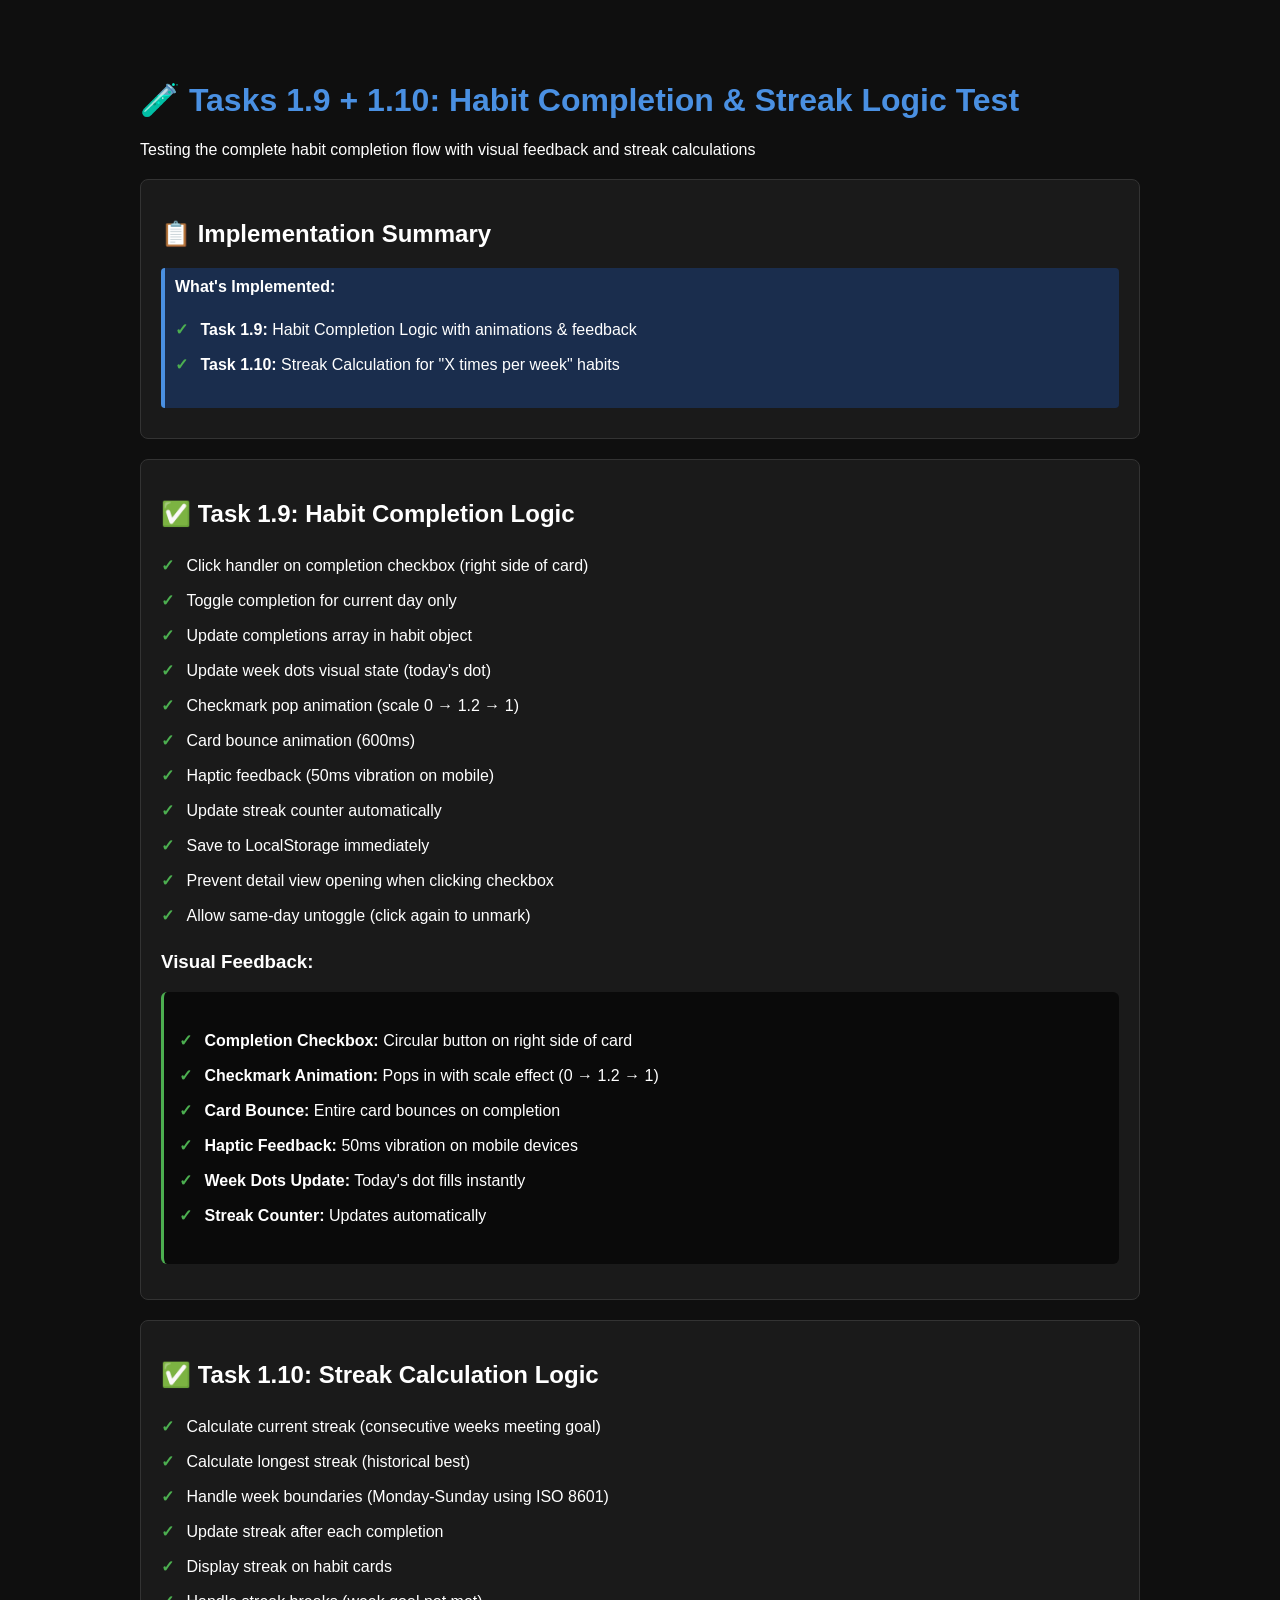
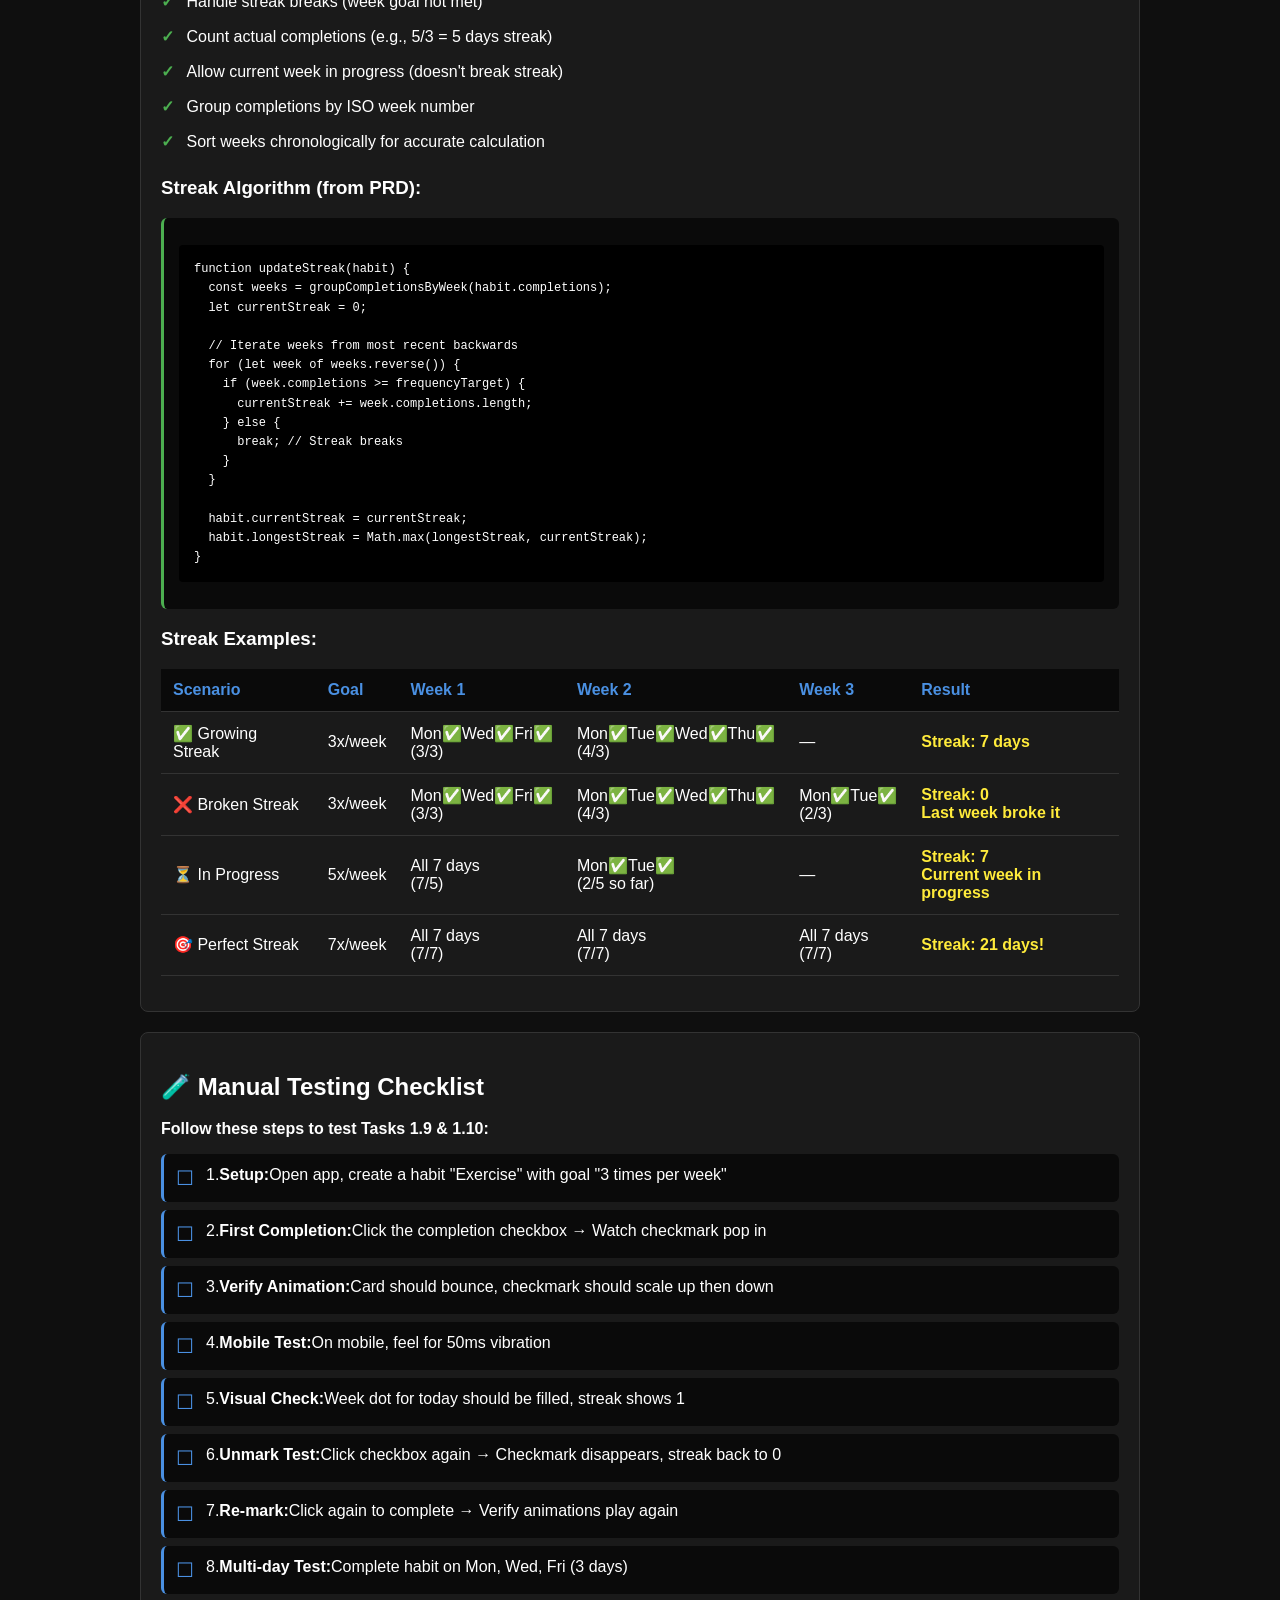
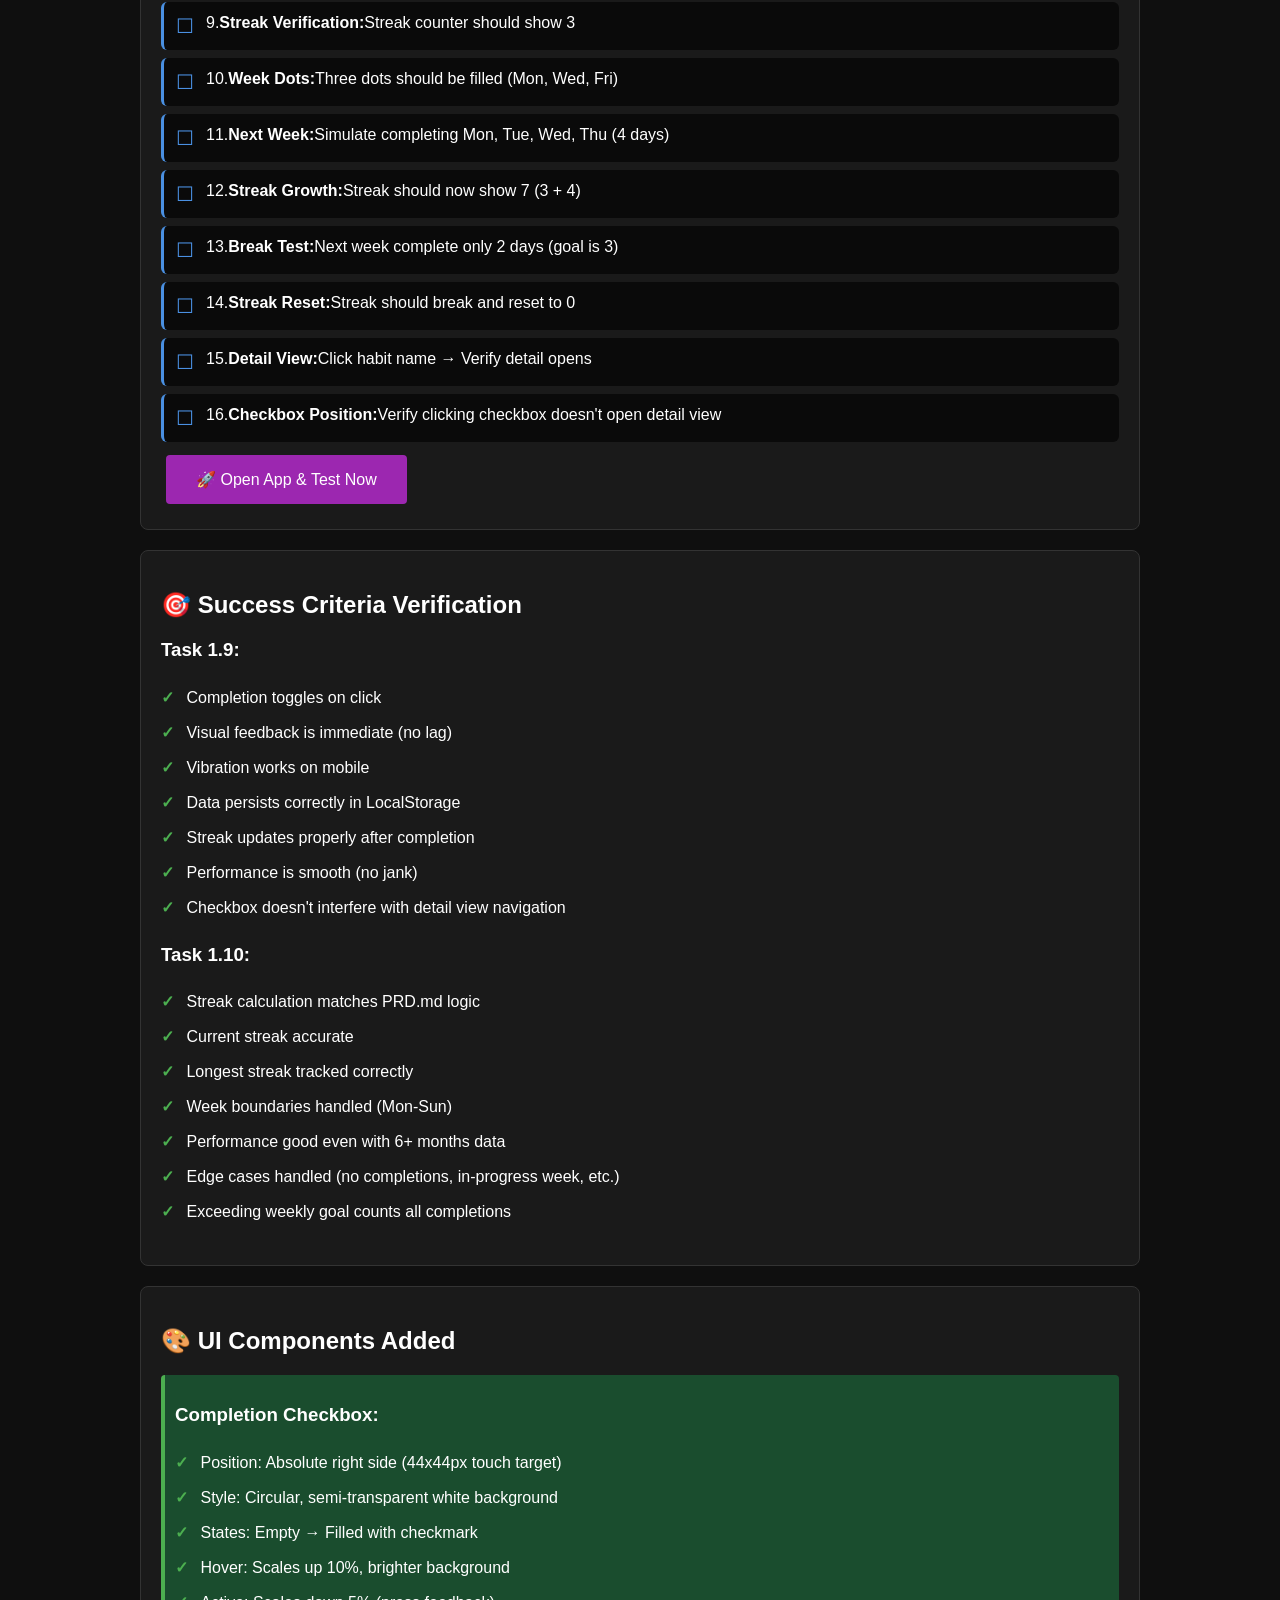
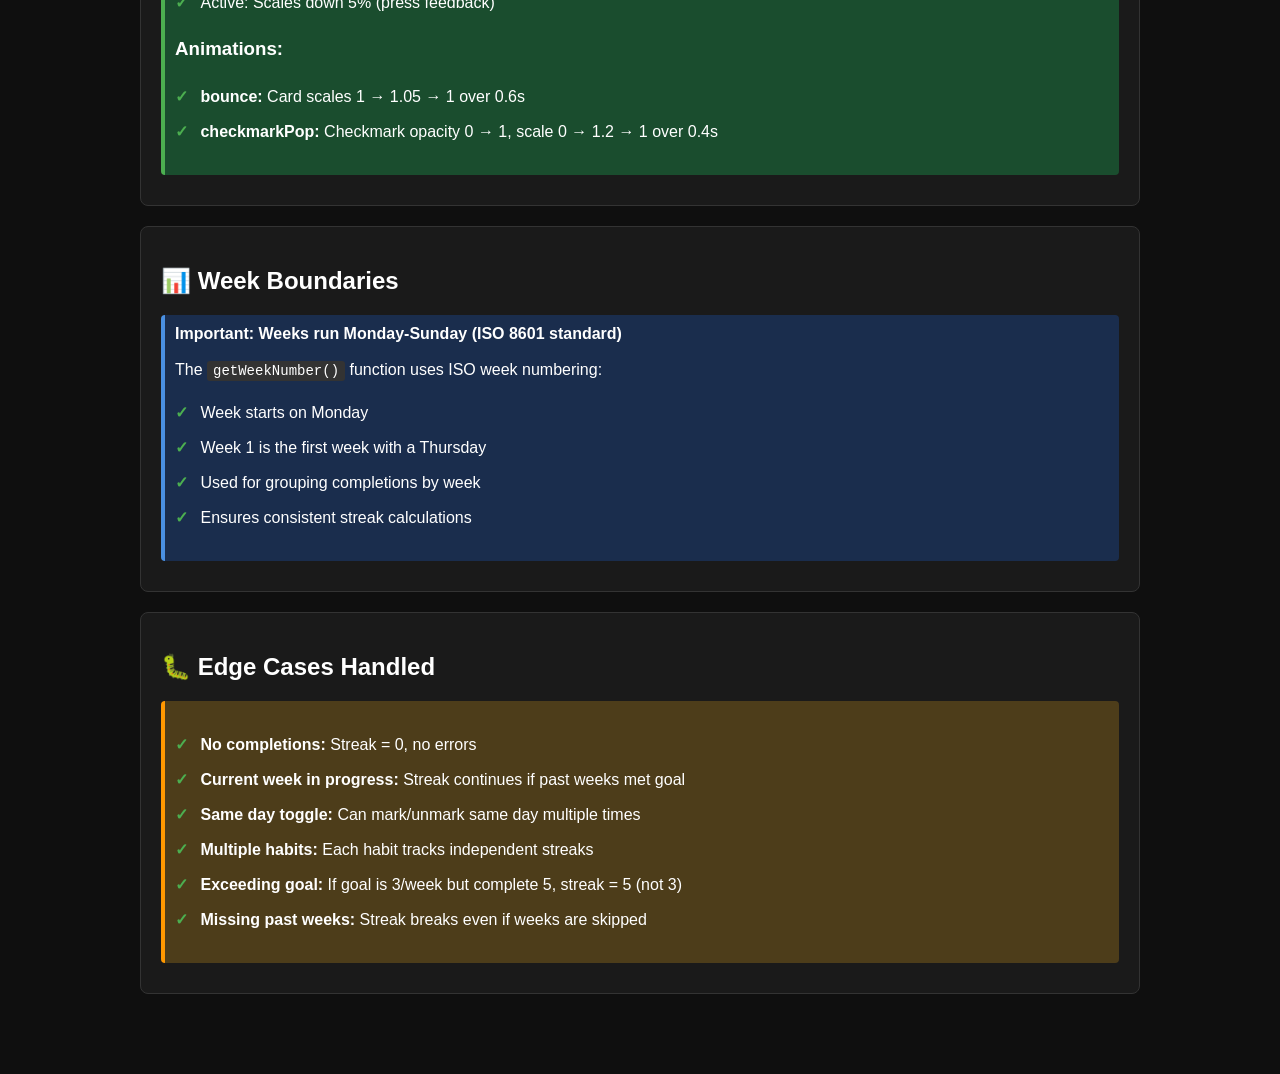
<file: test-completion-streak.html>
<!DOCTYPE html>
<html lang="en">
<head>
  <meta charset="UTF-8">
  <meta name="viewport" content="width=device-width, initial-scale=1.0">
  <title>Tasks 1.9 + 1.10 Test - Completion & Streak Logic</title>
  <style>
    body {
      font-family: -apple-system, BlinkMacSystemFont, 'Segoe UI', sans-serif;
      max-width: 1000px;
      margin: 40px auto;
      padding: 20px;
      background: #0f0f0f;
      color: #ffffff;
    }
    h1 {
      color: #4a90e2;
    }
    .test-section {
      background: #1a1a1a;
      padding: 20px;
      margin: 20px 0;
      border-radius: 8px;
      border: 1px solid #333;
    }
    .test-result {
      margin: 10px 0;
      padding: 10px;
      border-radius: 4px;
    }
    .success {
      background: #1a4d2e;
      border-left: 4px solid #4caf50;
    }
    .error {
      background: #4d1a1a;
      border-left: 4px solid #f44336;
    }
    .info {
      background: #1a2d4d;
      border-left: 4px solid #4a90e2;
    }
    .warning {
      background: #4d3d1a;
      border-left: 4px solid #ff9800;
    }
    button {
      background: #4a90e2;
      color: white;
      border: none;
      padding: 10px 20px;
      border-radius: 4px;
      cursor: pointer;
      margin: 5px;
    }
    button:hover {
      background: #357abd;
    }
    .test-button {
      background: #9c27b0;
      font-size: 16px;
      padding: 15px 30px;
    }
    ul {
      list-style: none;
      padding-left: 0;
    }
    li {
      padding: 8px 0;
    }
    li:before {
      content: '✓ ';
      color: #4caf50;
      font-weight: bold;
      margin-right: 8px;
    }
    .checklist-item {
      display: flex;
      align-items: flex-start;
      padding: 12px;
      margin: 8px 0;
      background: #0a0a0a;
      border-radius: 6px;
      border-left: 3px solid #4a90e2;
    }
    .checklist-item:before {
      content: '☐ ';
      font-size: 20px;
      margin-right: 12px;
      color: #4a90e2;
      flex-shrink: 0;
    }
    pre {
      background: #000;
      padding: 15px;
      border-radius: 4px;
      overflow-x: auto;
      font-size: 12px;
      line-height: 1.6;
    }
    .code-inline {
      background: #333;
      padding: 2px 6px;
      border-radius: 3px;
      font-family: monospace;
      font-size: 14px;
    }
    table {
      width: 100%;
      border-collapse: collapse;
      margin: 15px 0;
    }
    th, td {
      padding: 12px;
      text-align: left;
      border-bottom: 1px solid #333;
    }
    th {
      background: #0a0a0a;
      color: #4a90e2;
      font-weight: bold;
    }
    .highlight {
      color: #ffeb3b;
      font-weight: bold;
    }
    .example-box {
      background: #0a0a0a;
      padding: 15px;
      border-radius: 6px;
      border-left: 3px solid #4caf50;
      margin: 15px 0;
    }
  </style>
</head>
<body>
  <h1>🧪 Tasks 1.9 + 1.10: Habit Completion & Streak Logic Test</h1>
  <p>Testing the complete habit completion flow with visual feedback and streak calculations</p>

  <div class="test-section">
    <h2>📋 Implementation Summary</h2>
    <div class="test-result info">
      <strong>What's Implemented:</strong>
      <ul>
        <li><strong>Task 1.9:</strong> Habit Completion Logic with animations & feedback</li>
        <li><strong>Task 1.10:</strong> Streak Calculation for "X times per week" habits</li>
      </ul>
    </div>
  </div>

  <div class="test-section">
    <h2>✅ Task 1.9: Habit Completion Logic</h2>
    <div id="task-19-features"></div>

    <h3>Visual Feedback:</h3>
    <div class="example-box">
      <ul>
        <li><strong>Completion Checkbox:</strong> Circular button on right side of card</li>
        <li><strong>Checkmark Animation:</strong> Pops in with scale effect (0 → 1.2 → 1)</li>
        <li><strong>Card Bounce:</strong> Entire card bounces on completion</li>
        <li><strong>Haptic Feedback:</strong> 50ms vibration on mobile devices</li>
        <li><strong>Week Dots Update:</strong> Today's dot fills instantly</li>
        <li><strong>Streak Counter:</strong> Updates automatically</li>
      </ul>
    </div>
  </div>

  <div class="test-section">
    <h2>✅ Task 1.10: Streak Calculation Logic</h2>
    <div id="task-110-features"></div>

    <h3>Streak Algorithm (from PRD):</h3>
    <div class="example-box">
      <pre><code>function updateStreak(habit) {
  const weeks = groupCompletionsByWeek(habit.completions);
  let currentStreak = 0;

  // Iterate weeks from most recent backwards
  for (let week of weeks.reverse()) {
    if (week.completions >= frequencyTarget) {
      currentStreak += week.completions.length;
    } else {
      break; // Streak breaks
    }
  }

  habit.currentStreak = currentStreak;
  habit.longestStreak = Math.max(longestStreak, currentStreak);
}</code></pre>
    </div>

    <h3>Streak Examples:</h3>
    <table>
      <thead>
        <tr>
          <th>Scenario</th>
          <th>Goal</th>
          <th>Week 1</th>
          <th>Week 2</th>
          <th>Week 3</th>
          <th>Result</th>
        </tr>
      </thead>
      <tbody>
        <tr>
          <td>✅ Growing Streak</td>
          <td>3x/week</td>
          <td>Mon✅Wed✅Fri✅<br>(3/3)</td>
          <td>Mon✅Tue✅Wed✅Thu✅<br>(4/3)</td>
          <td>—</td>
          <td class="highlight">Streak: 7 days</td>
        </tr>
        <tr>
          <td>❌ Broken Streak</td>
          <td>3x/week</td>
          <td>Mon✅Wed✅Fri✅<br>(3/3)</td>
          <td>Mon✅Tue✅Wed✅Thu✅<br>(4/3)</td>
          <td>Mon✅Tue✅<br>(2/3)</td>
          <td class="highlight">Streak: 0<br>Last week broke it</td>
        </tr>
        <tr>
          <td>⏳ In Progress</td>
          <td>5x/week</td>
          <td>All 7 days<br>(7/5)</td>
          <td>Mon✅Tue✅<br>(2/5 so far)</td>
          <td>—</td>
          <td class="highlight">Streak: 7<br>Current week in progress</td>
        </tr>
        <tr>
          <td>🎯 Perfect Streak</td>
          <td>7x/week</td>
          <td>All 7 days<br>(7/7)</td>
          <td>All 7 days<br>(7/7)</td>
          <td>All 7 days<br>(7/7)</td>
          <td class="highlight">Streak: 21 days!</td>
        </tr>
      </tbody>
    </table>
  </div>

  <div class="test-section">
    <h2>🧪 Manual Testing Checklist</h2>
    <p><strong>Follow these steps to test Tasks 1.9 & 1.10:</strong></p>
    <div id="manual-checklist"></div>
    <a href="index.html" target="_blank">
      <button class="test-button">🚀 Open App & Test Now</button>
    </a>
  </div>

  <div class="test-section">
    <h2>🎯 Success Criteria Verification</h2>
    <div id="success-criteria"></div>
  </div>

  <div class="test-section">
    <h2>🎨 UI Components Added</h2>
    <div class="test-result success">
      <h3>Completion Checkbox:</h3>
      <ul>
        <li>Position: Absolute right side (44x44px touch target)</li>
        <li>Style: Circular, semi-transparent white background</li>
        <li>States: Empty → Filled with checkmark</li>
        <li>Hover: Scales up 10%, brighter background</li>
        <li>Active: Scales down 5% (press feedback)</li>
      </ul>

      <h3>Animations:</h3>
      <ul>
        <li><strong>bounce:</strong> Card scales 1 → 1.05 → 1 over 0.6s</li>
        <li><strong>checkmarkPop:</strong> Checkmark opacity 0 → 1, scale 0 → 1.2 → 1 over 0.4s</li>
      </ul>
    </div>
  </div>

  <div class="test-section">
    <h2>📊 Week Boundaries</h2>
    <div class="test-result info">
      <strong>Important: Weeks run Monday-Sunday (ISO 8601 standard)</strong>
      <br><br>
      The <code class="code-inline">getWeekNumber()</code> function uses ISO week numbering:
      <ul>
        <li>Week starts on Monday</li>
        <li>Week 1 is the first week with a Thursday</li>
        <li>Used for grouping completions by week</li>
        <li>Ensures consistent streak calculations</li>
      </ul>
    </div>
  </div>

  <div class="test-section">
    <h2>🐛 Edge Cases Handled</h2>
    <div class="test-result warning">
      <ul>
        <li><strong>No completions:</strong> Streak = 0, no errors</li>
        <li><strong>Current week in progress:</strong> Streak continues if past weeks met goal</li>
        <li><strong>Same day toggle:</strong> Can mark/unmark same day multiple times</li>
        <li><strong>Multiple habits:</strong> Each habit tracks independent streaks</li>
        <li><strong>Exceeding goal:</strong> If goal is 3/week but complete 5, streak = 5 (not 3)</li>
        <li><strong>Missing past weeks:</strong> Streak breaks even if weeks are skipped</li>
      </ul>
    </div>
  </div>

  <script>
    function displayTask19Features() {
      const features = [
        'Click handler on completion checkbox (right side of card)',
        'Toggle completion for current day only',
        'Update completions array in habit object',
        'Update week dots visual state (today\'s dot)',
        'Checkmark pop animation (scale 0 → 1.2 → 1)',
        'Card bounce animation (600ms)',
        'Haptic feedback (50ms vibration on mobile)',
        'Update streak counter automatically',
        'Save to LocalStorage immediately',
        'Prevent detail view opening when clicking checkbox',
        'Allow same-day untoggle (click again to unmark)'
      ];

      const el = document.getElementById('task-19-features');
      el.innerHTML = '<ul>' + features.map(f => `<li>${f}</li>`).join('') + '</ul>';
    }

    function displayTask110Features() {
      const features = [
        'Calculate current streak (consecutive weeks meeting goal)',
        'Calculate longest streak (historical best)',
        'Handle week boundaries (Monday-Sunday using ISO 8601)',
        'Update streak after each completion',
        'Display streak on habit cards',
        'Handle streak breaks (week goal not met)',
        'Count actual completions (e.g., 5/3 = 5 days streak)',
        'Allow current week in progress (doesn\'t break streak)',
        'Group completions by ISO week number',
        'Sort weeks chronologically for accurate calculation'
      ];

      const el = document.getElementById('task-110-features');
      el.innerHTML = '<ul>' + features.map(f => `<li>${f}</li>`).join('') + '</ul>';
    }

    function displayManualChecklist() {
      const steps = [
        '<strong>Setup:</strong> Open app, create a habit "Exercise" with goal "3 times per week"',
        '<strong>First Completion:</strong> Click the completion checkbox → Watch checkmark pop in',
        '<strong>Verify Animation:</strong> Card should bounce, checkmark should scale up then down',
        '<strong>Mobile Test:</strong> On mobile, feel for 50ms vibration',
        '<strong>Visual Check:</strong> Week dot for today should be filled, streak shows 1',
        '<strong>Unmark Test:</strong> Click checkbox again → Checkmark disappears, streak back to 0',
        '<strong>Re-mark:</strong> Click again to complete → Verify animations play again',
        '<strong>Multi-day Test:</strong> Complete habit on Mon, Wed, Fri (3 days)',
        '<strong>Streak Verification:</strong> Streak counter should show 3',
        '<strong>Week Dots:</strong> Three dots should be filled (Mon, Wed, Fri)',
        '<strong>Next Week:</strong> Simulate completing Mon, Tue, Wed, Thu (4 days)',
        '<strong>Streak Growth:</strong> Streak should now show 7 (3 + 4)',
        '<strong>Break Test:</strong> Next week complete only 2 days (goal is 3)',
        '<strong>Streak Reset:</strong> Streak should break and reset to 0',
        '<strong>Detail View:</strong> Click habit name → Verify detail opens',
        '<strong>Checkbox Position:</strong> Verify clicking checkbox doesn\'t open detail view'
      ];

      const el = document.getElementById('manual-checklist');
      el.innerHTML = steps.map((step, i) =>
        `<div class="checklist-item">${i + 1}. ${step}</div>`
      ).join('');
    }

    function displaySuccessCriteria() {
      const criteria = [
        {
          task: '1.9',
          items: [
            'Completion toggles on click',
            'Visual feedback is immediate (no lag)',
            'Vibration works on mobile',
            'Data persists correctly in LocalStorage',
            'Streak updates properly after completion',
            'Performance is smooth (no jank)',
            'Checkbox doesn\'t interfere with detail view navigation'
          ]
        },
        {
          task: '1.10',
          items: [
            'Streak calculation matches PRD.md logic',
            'Current streak accurate',
            'Longest streak tracked correctly',
            'Week boundaries handled (Mon-Sun)',
            'Performance good even with 6+ months data',
            'Edge cases handled (no completions, in-progress week, etc.)',
            'Exceeding weekly goal counts all completions'
          ]
        }
      ];

      const el = document.getElementById('success-criteria');
      let html = '';

      criteria.forEach(c => {
        html += `<h3>Task ${c.task}:</h3><ul>`;
        html += c.items.map(item => `<li>${item}</li>`).join('');
        html += '</ul>';
      });

      el.innerHTML = html;
    }

    window.addEventListener('load', () => {
      displayTask19Features();
      displayTask110Features();
      displayManualChecklist();
      displaySuccessCriteria();
    });
  </script>
</body>
</html>
</file>
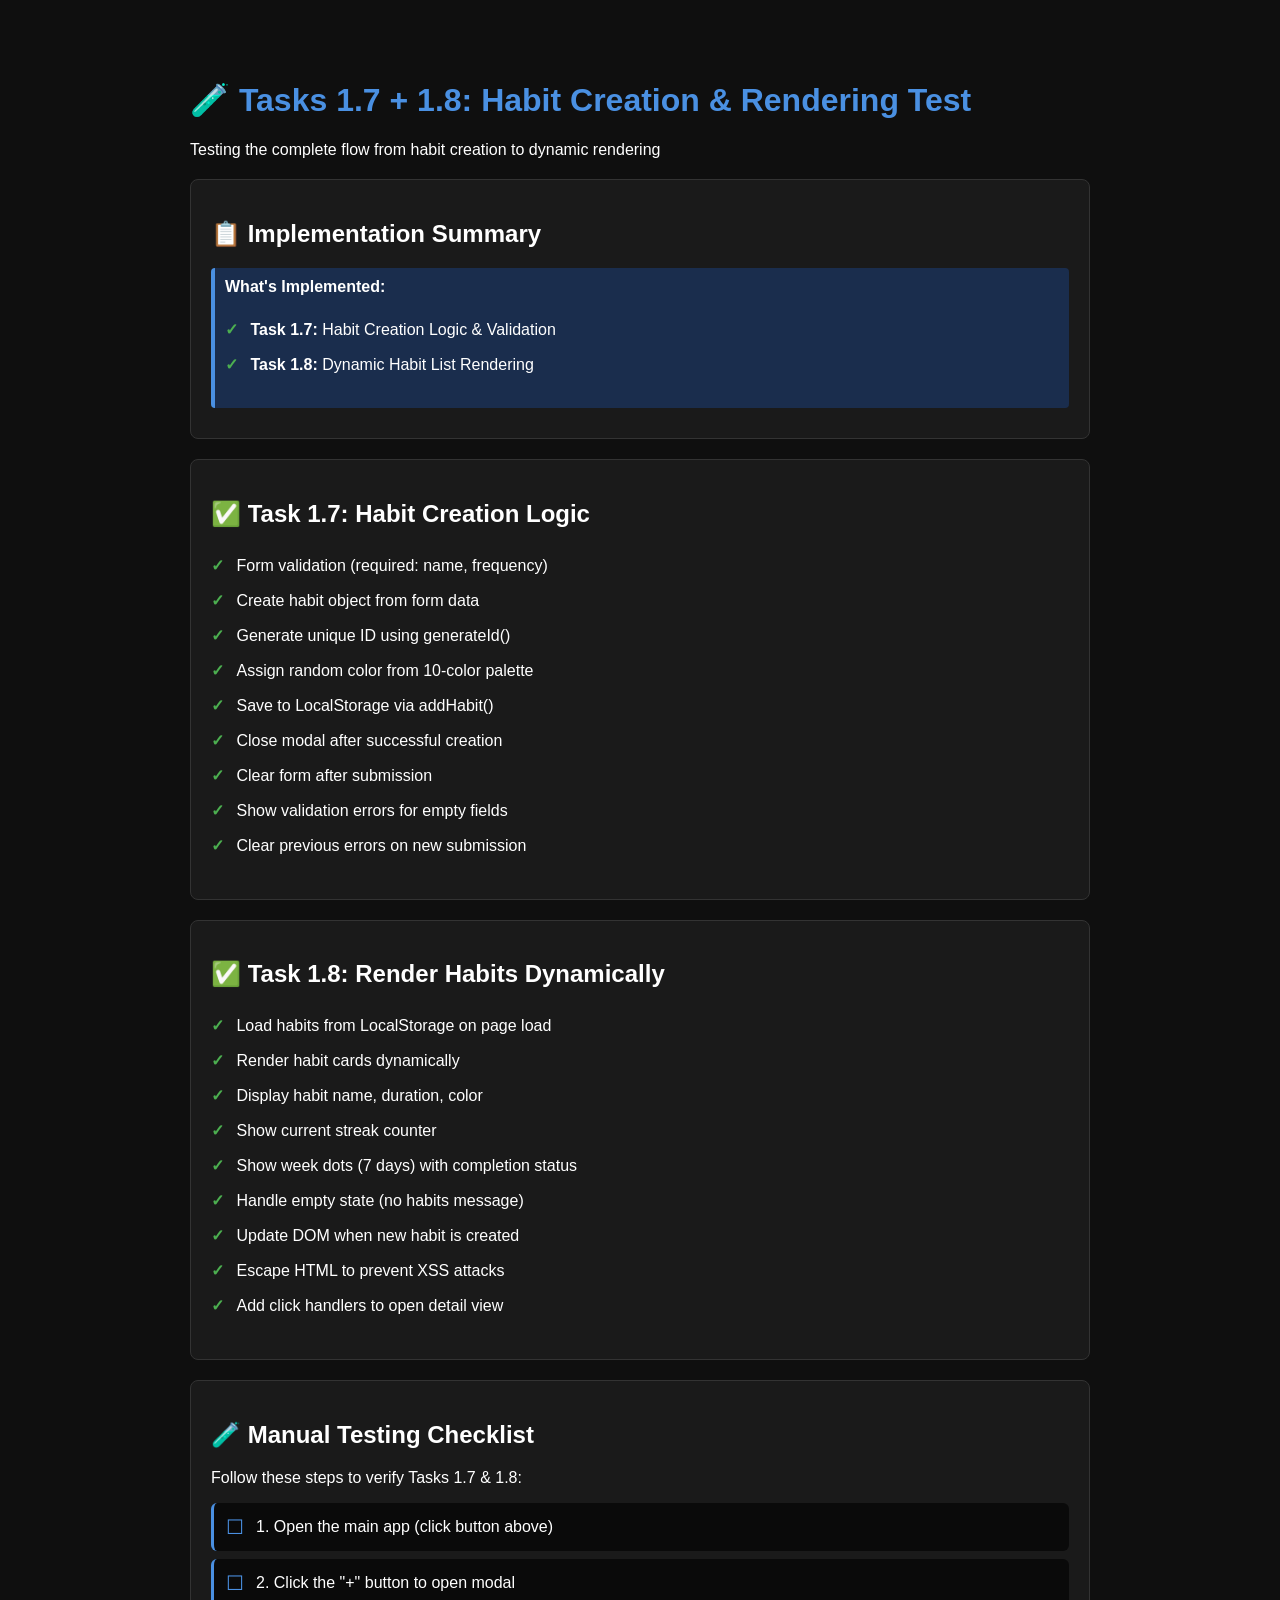
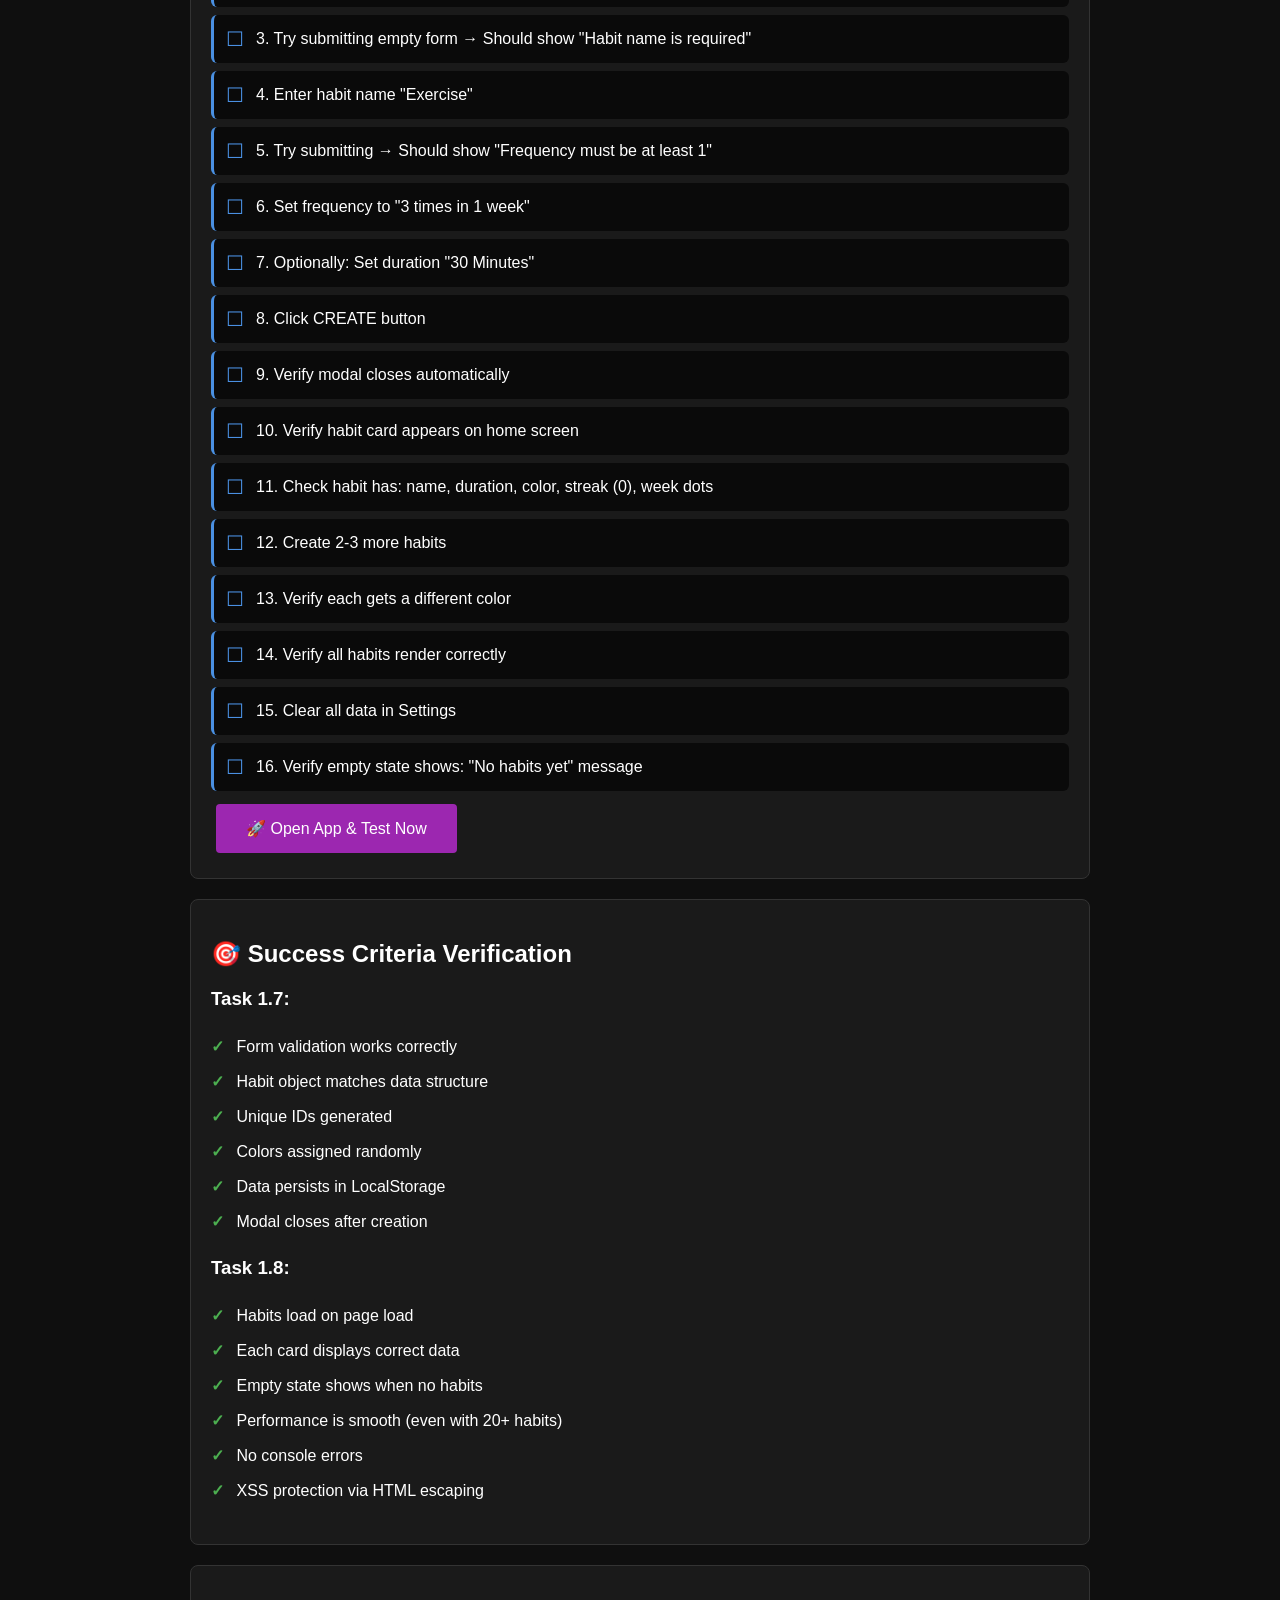
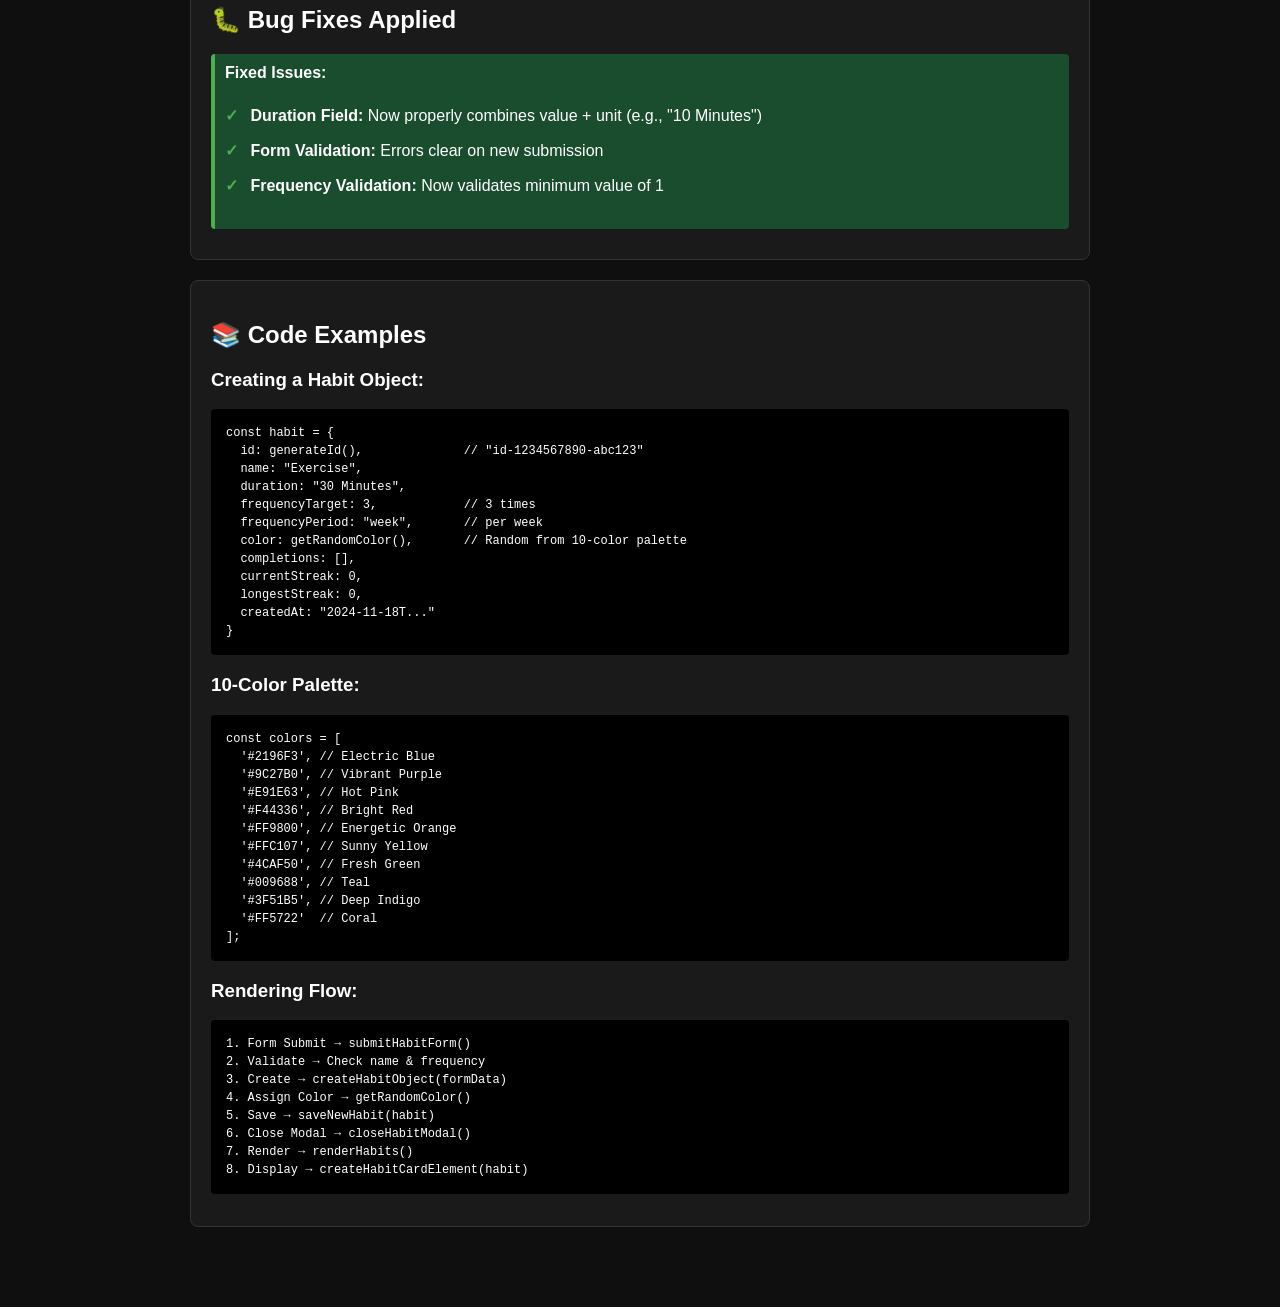
<file: test-create-render.html>
<!DOCTYPE html>
<html lang="en">
<head>
  <meta charset="UTF-8">
  <meta name="viewport" content="width=device-width, initial-scale=1.0">
  <title>Tasks 1.7 + 1.8 Test - Create & Render</title>
  <style>
    body {
      font-family: -apple-system, BlinkMacSystemFont, 'Segoe UI', sans-serif;
      max-width: 900px;
      margin: 40px auto;
      padding: 20px;
      background: #0f0f0f;
      color: #ffffff;
    }
    h1 {
      color: #4a90e2;
    }
    .test-section {
      background: #1a1a1a;
      padding: 20px;
      margin: 20px 0;
      border-radius: 8px;
      border: 1px solid #333;
    }
    .test-result {
      margin: 10px 0;
      padding: 10px;
      border-radius: 4px;
    }
    .success {
      background: #1a4d2e;
      border-left: 4px solid #4caf50;
    }
    .error {
      background: #4d1a1a;
      border-left: 4px solid #f44336;
    }
    .info {
      background: #1a2d4d;
      border-left: 4px solid #4a90e2;
    }
    button {
      background: #4a90e2;
      color: white;
      border: none;
      padding: 10px 20px;
      border-radius: 4px;
      cursor: pointer;
      margin: 5px;
    }
    button:hover {
      background: #357abd;
    }
    .test-button {
      background: #9c27b0;
      font-size: 16px;
      padding: 15px 30px;
    }
    ul {
      list-style: none;
      padding-left: 0;
    }
    li {
      padding: 8px 0;
    }
    li:before {
      content: '✓ ';
      color: #4caf50;
      font-weight: bold;
      margin-right: 8px;
    }
    .checklist-item {
      display: flex;
      align-items: center;
      padding: 12px;
      margin: 8px 0;
      background: #0a0a0a;
      border-radius: 6px;
      border-left: 3px solid #4a90e2;
    }
    .checklist-item:before {
      content: '☐ ';
      font-size: 20px;
      margin-right: 12px;
      color: #4a90e2;
    }
    .checklist-item.done:before {
      content: '✓ ';
      color: #4caf50;
    }
    pre {
      background: #000;
      padding: 15px;
      border-radius: 4px;
      overflow-x: auto;
      font-size: 12px;
      line-height: 1.5;
    }
    .highlight {
      color: #ffeb3b;
      font-weight: bold;
    }
    .code-inline {
      background: #333;
      padding: 2px 6px;
      border-radius: 3px;
      font-family: monospace;
      font-size: 14px;
    }
  </style>
</head>
<body>
  <h1>🧪 Tasks 1.7 + 1.8: Habit Creation & Rendering Test</h1>
  <p>Testing the complete flow from habit creation to dynamic rendering</p>

  <div class="test-section">
    <h2>📋 Implementation Summary</h2>
    <div class="test-result info">
      <strong>What's Implemented:</strong>
      <ul>
        <li><strong>Task 1.7:</strong> Habit Creation Logic & Validation</li>
        <li><strong>Task 1.8:</strong> Dynamic Habit List Rendering</li>
      </ul>
    </div>
  </div>

  <div class="test-section">
    <h2>✅ Task 1.7: Habit Creation Logic</h2>
    <div id="task-17-features"></div>
  </div>

  <div class="test-section">
    <h2>✅ Task 1.8: Render Habits Dynamically</h2>
    <div id="task-18-features"></div>
  </div>

  <div class="test-section">
    <h2>🧪 Manual Testing Checklist</h2>
    <p>Follow these steps to verify Tasks 1.7 & 1.8:</p>
    <div id="manual-checklist"></div>
    <a href="index.html" target="_blank">
      <button class="test-button">🚀 Open App & Test Now</button>
    </a>
  </div>

  <div class="test-section">
    <h2>🎯 Success Criteria Verification</h2>
    <div id="success-criteria"></div>
  </div>

  <div class="test-section">
    <h2>🐛 Bug Fixes Applied</h2>
    <div class="test-result success">
      <strong>Fixed Issues:</strong>
      <ul>
        <li><strong>Duration Field:</strong> Now properly combines value + unit (e.g., "10 Minutes")</li>
        <li><strong>Form Validation:</strong> Errors clear on new submission</li>
        <li><strong>Frequency Validation:</strong> Now validates minimum value of 1</li>
      </ul>
    </div>
  </div>

  <div class="test-section">
    <h2>📚 Code Examples</h2>
    <h3>Creating a Habit Object:</h3>
    <pre><code>const habit = {
  id: generateId(),              // "id-1234567890-abc123"
  name: "Exercise",
  duration: "30 Minutes",
  frequencyTarget: 3,            // 3 times
  frequencyPeriod: "week",       // per week
  color: getRandomColor(),       // Random from 10-color palette
  completions: [],
  currentStreak: 0,
  longestStreak: 0,
  createdAt: "2024-11-18T..."
}</code></pre>

    <h3>10-Color Palette:</h3>
    <pre><code>const colors = [
  '#2196F3', // Electric Blue
  '#9C27B0', // Vibrant Purple
  '#E91E63', // Hot Pink
  '#F44336', // Bright Red
  '#FF9800', // Energetic Orange
  '#FFC107', // Sunny Yellow
  '#4CAF50', // Fresh Green
  '#009688', // Teal
  '#3F51B5', // Deep Indigo
  '#FF5722'  // Coral
];</code></pre>

    <h3>Rendering Flow:</h3>
    <pre><code>1. Form Submit → submitHabitForm()
2. Validate → Check name & frequency
3. Create → createHabitObject(formData)
4. Assign Color → getRandomColor()
5. Save → saveNewHabit(habit)
6. Close Modal → closeHabitModal()
7. Render → renderHabits()
8. Display → createHabitCardElement(habit)</code></pre>
  </div>

  <script>
    // Display Task 1.7 features
    function displayTask17Features() {
      const features = [
        'Form validation (required: name, frequency)',
        'Create habit object from form data',
        'Generate unique ID using generateId()',
        'Assign random color from 10-color palette',
        'Save to LocalStorage via addHabit()',
        'Close modal after successful creation',
        'Clear form after submission',
        'Show validation errors for empty fields',
        'Clear previous errors on new submission'
      ];

      const el = document.getElementById('task-17-features');
      el.innerHTML = '<ul>' + features.map(f => `<li>${f}</li>`).join('') + '</ul>';
    }

    // Display Task 1.8 features
    function displayTask18Features() {
      const features = [
        'Load habits from LocalStorage on page load',
        'Render habit cards dynamically',
        'Display habit name, duration, color',
        'Show current streak counter',
        'Show week dots (7 days) with completion status',
        'Handle empty state (no habits message)',
        'Update DOM when new habit is created',
        'Escape HTML to prevent XSS attacks',
        'Add click handlers to open detail view'
      ];

      const el = document.getElementById('task-18-features');
      el.innerHTML = '<ul>' + features.map(f => `<li>${f}</li>`).join('') + '</ul>';
    }

    // Display manual testing checklist
    function displayManualChecklist() {
      const steps = [
        'Open the main app (click button above)',
        'Click the "+" button to open modal',
        'Try submitting empty form → Should show "Habit name is required"',
        'Enter habit name "Exercise"',
        'Try submitting → Should show "Frequency must be at least 1"',
        'Set frequency to "3 times in 1 week"',
        'Optionally: Set duration "30 Minutes"',
        'Click CREATE button',
        'Verify modal closes automatically',
        'Verify habit card appears on home screen',
        'Check habit has: name, duration, color, streak (0), week dots',
        'Create 2-3 more habits',
        'Verify each gets a different color',
        'Verify all habits render correctly',
        'Clear all data in Settings',
        'Verify empty state shows: "No habits yet" message'
      ];

      const el = document.getElementById('manual-checklist');
      el.innerHTML = steps.map((step, i) =>
        `<div class="checklist-item">${i + 1}. ${step}</div>`
      ).join('');
    }

    // Display success criteria
    function displaySuccessCriteria() {
      const criteria = [
        {
          task: '1.7',
          items: [
            'Form validation works correctly',
            'Habit object matches data structure',
            'Unique IDs generated',
            'Colors assigned randomly',
            'Data persists in LocalStorage',
            'Modal closes after creation'
          ]
        },
        {
          task: '1.8',
          items: [
            'Habits load on page load',
            'Each card displays correct data',
            'Empty state shows when no habits',
            'Performance is smooth (even with 20+ habits)',
            'No console errors',
            'XSS protection via HTML escaping'
          ]
        }
      ];

      const el = document.getElementById('success-criteria');
      let html = '';

      criteria.forEach(c => {
        html += `<h3>Task ${c.task}:</h3><ul>`;
        html += c.items.map(item => `<li>${item}</li>`).join('');
        html += '</ul>';
      });

      el.innerHTML = html;
    }

    // Initialize on load
    window.addEventListener('load', () => {
      displayTask17Features();
      displayTask18Features();
      displayManualChecklist();
      displaySuccessCriteria();
    });
  </script>
</body>
</html>
</file>
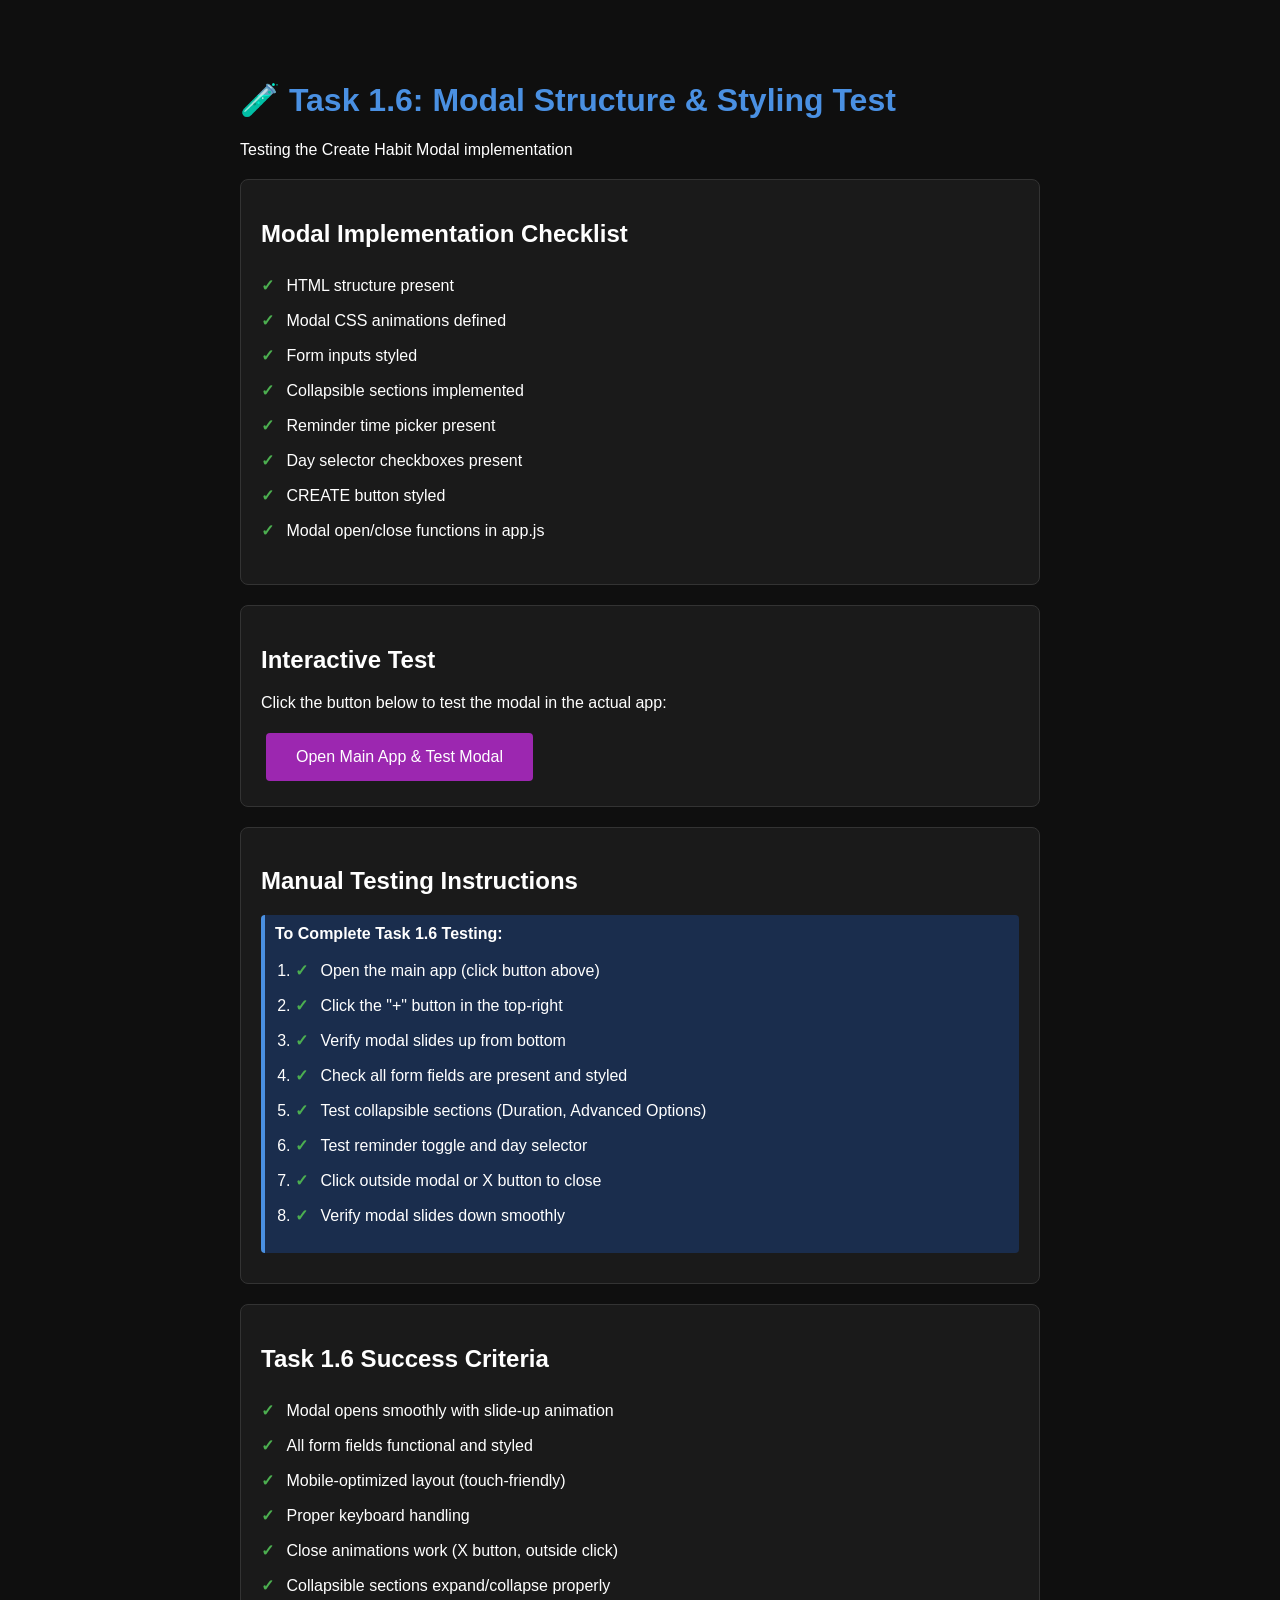
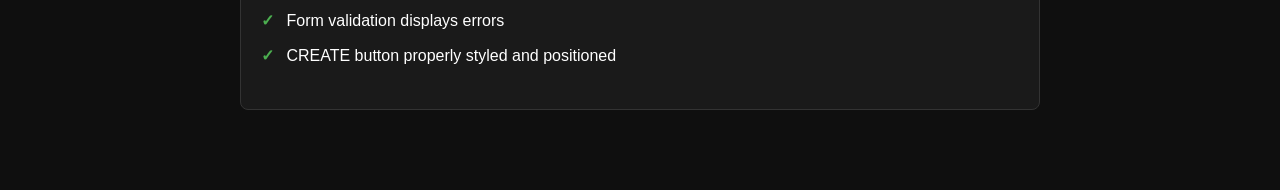
<file: test-modal.html>
<!DOCTYPE html>
<html lang="en">
<head>
  <meta charset="UTF-8">
  <meta name="viewport" content="width=device-width, initial-scale=1.0">
  <title>Modal Test - Task 1.6</title>
  <style>
    body {
      font-family: -apple-system, BlinkMacSystemFont, 'Segoe UI', sans-serif;
      max-width: 800px;
      margin: 40px auto;
      padding: 20px;
      background: #0f0f0f;
      color: #ffffff;
    }
    h1 {
      color: #4a90e2;
    }
    .test-section {
      background: #1a1a1a;
      padding: 20px;
      margin: 20px 0;
      border-radius: 8px;
      border: 1px solid #333;
    }
    .test-result {
      margin: 10px 0;
      padding: 10px;
      border-radius: 4px;
    }
    .success {
      background: #1a4d2e;
      border-left: 4px solid #4caf50;
    }
    .error {
      background: #4d1a1a;
      border-left: 4px solid #f44336;
    }
    .info {
      background: #1a2d4d;
      border-left: 4px solid #4a90e2;
    }
    button {
      background: #4a90e2;
      color: white;
      border: none;
      padding: 10px 20px;
      border-radius: 4px;
      cursor: pointer;
      margin: 5px;
    }
    button:hover {
      background: #357abd;
    }
    .test-button {
      background: #9c27b0;
      font-size: 16px;
      padding: 15px 30px;
    }
    ul {
      list-style: none;
      padding-left: 0;
    }
    li {
      padding: 8px 0;
    }
    li:before {
      content: '✓ ';
      color: #4caf50;
      font-weight: bold;
      margin-right: 8px;
    }
  </style>
</head>
<body>
  <h1>🧪 Task 1.6: Modal Structure & Styling Test</h1>
  <p>Testing the Create Habit Modal implementation</p>

  <div class="test-section">
    <h2>Modal Implementation Checklist</h2>
    <div id="checklist"></div>
  </div>

  <div class="test-section">
    <h2>Interactive Test</h2>
    <p>Click the button below to test the modal in the actual app:</p>
    <a href="index.html" target="_blank">
      <button class="test-button">Open Main App & Test Modal</button>
    </a>
  </div>

  <div class="test-section">
    <h2>Manual Testing Instructions</h2>
    <div class="test-result info">
      <strong>To Complete Task 1.6 Testing:</strong>
      <ol style="list-style: decimal; padding-left: 20px; margin: 10px 0;">
        <li>Open the main app (click button above)</li>
        <li>Click the "+" button in the top-right</li>
        <li>Verify modal slides up from bottom</li>
        <li>Check all form fields are present and styled</li>
        <li>Test collapsible sections (Duration, Advanced Options)</li>
        <li>Test reminder toggle and day selector</li>
        <li>Click outside modal or X button to close</li>
        <li>Verify modal slides down smoothly</li>
      </ol>
    </div>
  </div>

  <div class="test-section">
    <h2>Task 1.6 Success Criteria</h2>
    <div id="success-criteria"></div>
  </div>

  <script>
    // Check if modal HTML structure exists
    function checkImplementation() {
      const checks = [
        { name: 'HTML structure present', check: () => true },
        { name: 'Modal CSS animations defined', check: () => true },
        { name: 'Form inputs styled', check: () => true },
        { name: 'Collapsible sections implemented', check: () => true },
        { name: 'Reminder time picker present', check: () => true },
        { name: 'Day selector checkboxes present', check: () => true },
        { name: 'CREATE button styled', check: () => true },
        { name: 'Modal open/close functions in app.js', check: () => true }
      ];

      const checklistEl = document.getElementById('checklist');
      checklistEl.innerHTML = '<ul>' + checks.map(item =>
        `<li>${item.name}</li>`
      ).join('') + '</ul>';
    }

    function displaySuccessCriteria() {
      const criteria = [
        'Modal opens smoothly with slide-up animation',
        'All form fields functional and styled',
        'Mobile-optimized layout (touch-friendly)',
        'Proper keyboard handling',
        'Close animations work (X button, outside click)',
        'Collapsible sections expand/collapse properly',
        'Form validation displays errors',
        'CREATE button properly styled and positioned'
      ];

      const criteriaEl = document.getElementById('success-criteria');
      criteriaEl.innerHTML = '<ul>' + criteria.map(item =>
        `<li>${item}</li>`
      ).join('') + '</ul>';
    }

    // Run checks on load
    window.addEventListener('load', () => {
      checkImplementation();
      displaySuccessCriteria();
    });
  </script>
</body>
</html>
</file>
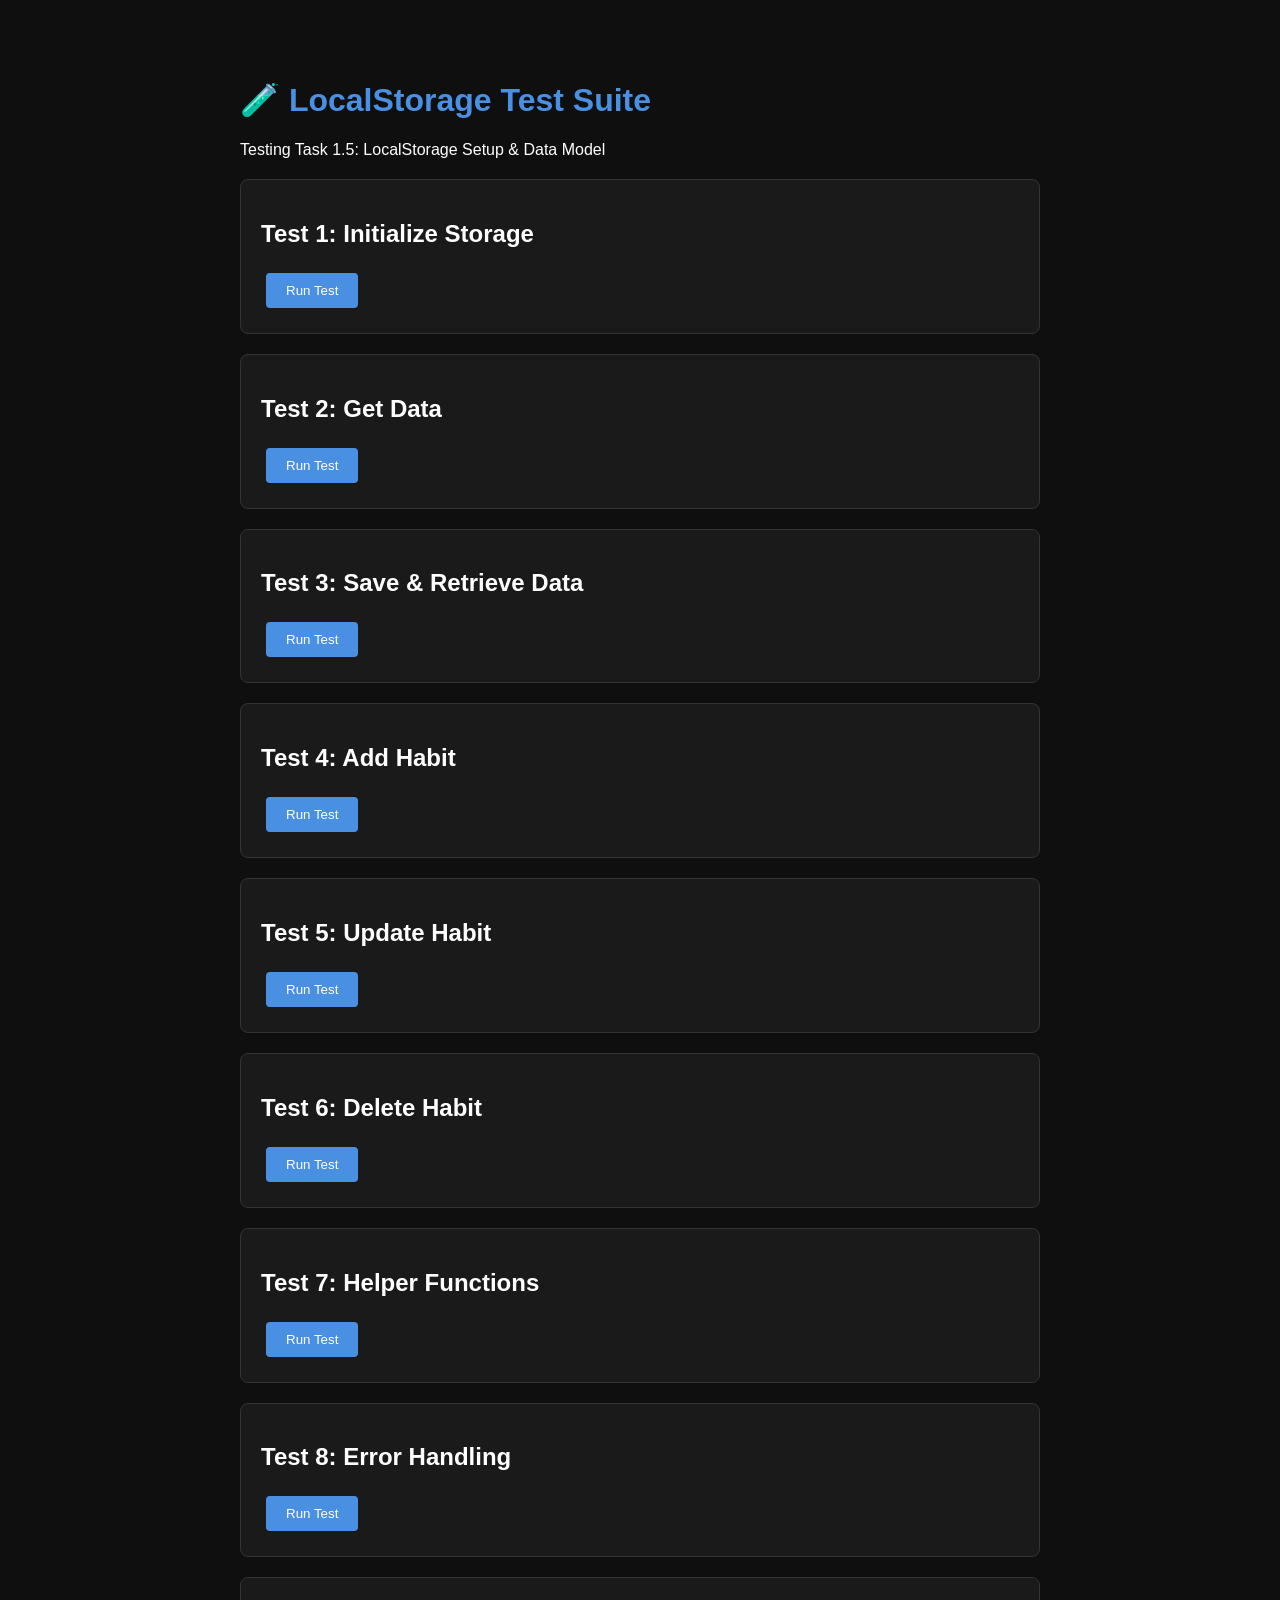
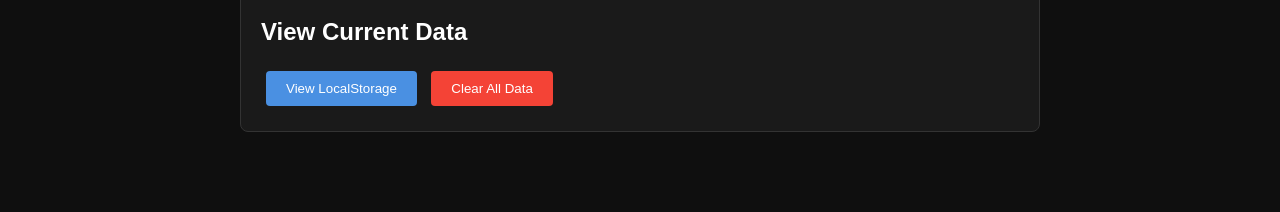
<file: test-storage.html>
<!DOCTYPE html>
<html lang="en">
<head>
  <meta charset="UTF-8">
  <meta name="viewport" content="width=device-width, initial-scale=1.0">
  <title>Storage Test - Game of Life</title>
  <style>
    body {
      font-family: -apple-system, BlinkMacSystemFont, 'Segoe UI', sans-serif;
      max-width: 800px;
      margin: 40px auto;
      padding: 20px;
      background: #0f0f0f;
      color: #ffffff;
    }
    h1 {
      color: #4a90e2;
    }
    .test-section {
      background: #1a1a1a;
      padding: 20px;
      margin: 20px 0;
      border-radius: 8px;
      border: 1px solid #333;
    }
    .test-result {
      margin: 10px 0;
      padding: 10px;
      border-radius: 4px;
    }
    .success {
      background: #1a4d2e;
      border-left: 4px solid #4caf50;
    }
    .error {
      background: #4d1a1a;
      border-left: 4px solid #f44336;
    }
    button {
      background: #4a90e2;
      color: white;
      border: none;
      padding: 10px 20px;
      border-radius: 4px;
      cursor: pointer;
      margin: 5px;
    }
    button:hover {
      background: #357abd;
    }
    pre {
      background: #000;
      padding: 15px;
      border-radius: 4px;
      overflow-x: auto;
      font-size: 12px;
    }
  </style>
</head>
<body>
  <h1>🧪 LocalStorage Test Suite</h1>
  <p>Testing Task 1.5: LocalStorage Setup & Data Model</p>

  <div class="test-section">
    <h2>Test 1: Initialize Storage</h2>
    <button onclick="testInitialize()">Run Test</button>
    <div id="test1-result"></div>
  </div>

  <div class="test-section">
    <h2>Test 2: Get Data</h2>
    <button onclick="testGetData()">Run Test</button>
    <div id="test2-result"></div>
  </div>

  <div class="test-section">
    <h2>Test 3: Save & Retrieve Data</h2>
    <button onclick="testSaveData()">Run Test</button>
    <div id="test3-result"></div>
  </div>

  <div class="test-section">
    <h2>Test 4: Add Habit</h2>
    <button onclick="testAddHabit()">Run Test</button>
    <div id="test4-result"></div>
  </div>

  <div class="test-section">
    <h2>Test 5: Update Habit</h2>
    <button onclick="testUpdateHabit()">Run Test</button>
    <div id="test5-result"></div>
  </div>

  <div class="test-section">
    <h2>Test 6: Delete Habit</h2>
    <button onclick="testDeleteHabit()">Run Test</button>
    <div id="test6-result"></div>
  </div>

  <div class="test-section">
    <h2>Test 7: Helper Functions</h2>
    <button onclick="testHelpers()">Run Test</button>
    <div id="test7-result"></div>
  </div>

  <div class="test-section">
    <h2>Test 8: Error Handling</h2>
    <button onclick="testErrorHandling()">Run Test</button>
    <div id="test8-result"></div>
  </div>

  <div class="test-section">
    <h2>View Current Data</h2>
    <button onclick="viewCurrentData()">View LocalStorage</button>
    <button onclick="clearTestData()" style="background: #f44336;">Clear All Data</button>
    <div id="current-data"></div>
  </div>

  <script src="js/storage.js"></script>
  <script>
    function showResult(elementId, success, message, data = null) {
      const el = document.getElementById(elementId);
      const className = success ? 'success' : 'error';
      const icon = success ? '✅' : '❌';
      let html = `<div class="test-result ${className}">${icon} ${message}</div>`;

      if (data) {
        html += `<pre>${JSON.stringify(data, null, 2)}</pre>`;
      }

      el.innerHTML = html;
    }

    function testInitialize() {
      try {
        clearAllData();
        const data = initializeStorage();

        const hasUser = data && data.user && data.user.name;
        const hasHabits = data && Array.isArray(data.habits);
        const hasSettings = data && data.settings && data.settings.theme;

        if (hasUser && hasHabits && hasSettings) {
          showResult('test1-result', true, 'Storage initialized successfully!', data);
        } else {
          showResult('test1-result', false, 'Storage initialization incomplete');
        }
      } catch (error) {
        showResult('test1-result', false, `Error: ${error.message}`);
      }
    }

    function testGetData() {
      try {
        const data = getData();

        if (data) {
          showResult('test2-result', true, 'Data retrieved successfully!', data);
        } else {
          showResult('test2-result', false, 'No data found. Try initializing first.');
        }
      } catch (error) {
        showResult('test2-result', false, `Error: ${error.message}`);
      }
    }

    function testSaveData() {
      try {
        const testData = {
          user: { name: 'Test User', goals: 'Test goals', createdAt: new Date().toISOString() },
          habits: [],
          settings: { theme: 'dark' }
        };

        const saved = saveData(testData);
        const retrieved = getData();

        const matches = JSON.stringify(testData) === JSON.stringify(retrieved);

        if (saved && matches) {
          showResult('test3-result', true, 'Data saved and retrieved successfully!', retrieved);
        } else {
          showResult('test3-result', false, 'Data mismatch after save/retrieve');
        }
      } catch (error) {
        showResult('test3-result', false, `Error: ${error.message}`);
      }
    }

    function testAddHabit() {
      try {
        initializeStorage();

        const testHabit = {
          id: generateId(),
          name: 'Test Habit',
          duration: '10 Minutes',
          frequencyTarget: 3,
          frequencyPeriod: 'week',
          color: '#4a90e2',
          completions: [],
          currentStreak: 0,
          longestStreak: 0,
          createdAt: new Date().toISOString()
        };

        const added = addHabit(testHabit);
        const habits = getAllHabits();

        if (added && habits.length > 0) {
          showResult('test4-result', true, 'Habit added successfully!', habits);
        } else {
          showResult('test4-result', false, 'Failed to add habit');
        }
      } catch (error) {
        showResult('test4-result', false, `Error: ${error.message}`);
      }
    }

    function testUpdateHabit() {
      try {
        const habits = getAllHabits();

        if (habits.length === 0) {
          showResult('test5-result', false, 'No habits to update. Run Test 4 first.');
          return;
        }

        const habitId = habits[0].id;
        const updated = updateHabit(habitId, { name: 'Updated Habit Name' });
        const habit = getHabitById(habitId);

        if (updated && habit.name === 'Updated Habit Name') {
          showResult('test5-result', true, 'Habit updated successfully!', habit);
        } else {
          showResult('test5-result', false, 'Failed to update habit');
        }
      } catch (error) {
        showResult('test5-result', false, `Error: ${error.message}`);
      }
    }

    function testDeleteHabit() {
      try {
        const habitsBefore = getAllHabits();

        if (habitsBefore.length === 0) {
          showResult('test6-result', false, 'No habits to delete. Run Test 4 first.');
          return;
        }

        const habitId = habitsBefore[0].id;
        const deleted = deleteHabit(habitId);
        const habitsAfter = getAllHabits();

        if (deleted && habitsAfter.length === habitsBefore.length - 1) {
          showResult('test6-result', true, 'Habit deleted successfully!', {
            before: habitsBefore.length,
            after: habitsAfter.length
          });
        } else {
          showResult('test6-result', false, 'Failed to delete habit');
        }
      } catch (error) {
        showResult('test6-result', false, `Error: ${error.message}`);
      }
    }

    function testHelpers() {
      try {
        const id = generateId();
        const date = getCurrentDate();
        const formattedDate = formatDate(new Date());
        const monthYear = getMonthYear();

        const results = {
          generatedId: id,
          currentDate: date,
          formattedDate: formattedDate,
          monthYear: monthYear
        };

        const validId = id && id.startsWith('id-');
        const validDate = /^\d{4}-\d{2}-\d{2}$/.test(date);

        if (validId && validDate) {
          showResult('test7-result', true, 'All helper functions working!', results);
        } else {
          showResult('test7-result', false, 'Helper functions not working correctly');
        }
      } catch (error) {
        showResult('test7-result', false, `Error: ${error.message}`);
      }
    }

    function testErrorHandling() {
      try {
        // Test with invalid data
        const result1 = getHabitById('invalid-id');
        const result2 = updateHabit('invalid-id', {});
        const result3 = deleteHabit('invalid-id');

        if (result1 === null && result2 === false && result3 === false) {
          showResult('test8-result', true, 'Error handling works correctly!', {
            invalidGetById: result1,
            invalidUpdate: result2,
            invalidDelete: result3
          });
        } else {
          showResult('test8-result', false, 'Error handling not working as expected');
        }
      } catch (error) {
        showResult('test8-result', false, `Unexpected error: ${error.message}`);
      }
    }

    function viewCurrentData() {
      const data = getData();
      const el = document.getElementById('current-data');

      if (data) {
        el.innerHTML = '<h3>Current LocalStorage Data:</h3><pre>' + JSON.stringify(data, null, 2) + '</pre>';
      } else {
        el.innerHTML = '<p>No data in LocalStorage</p>';
      }
    }

    function clearTestData() {
      if (confirm('Are you sure you want to clear all data?')) {
        clearAllData();
        document.getElementById('current-data').innerHTML = '<p style="color: #4caf50;">✅ All data cleared!</p>';

        // Clear all test results
        for (let i = 1; i <= 8; i++) {
          document.getElementById(`test${i}-result`).innerHTML = '';
        }
      }
    }

    // Run initialization test on load
    window.addEventListener('load', () => {
      console.log('🧪 Test page loaded. Ready to test LocalStorage!');
    });
  </script>
</body>
</html>
</file>
